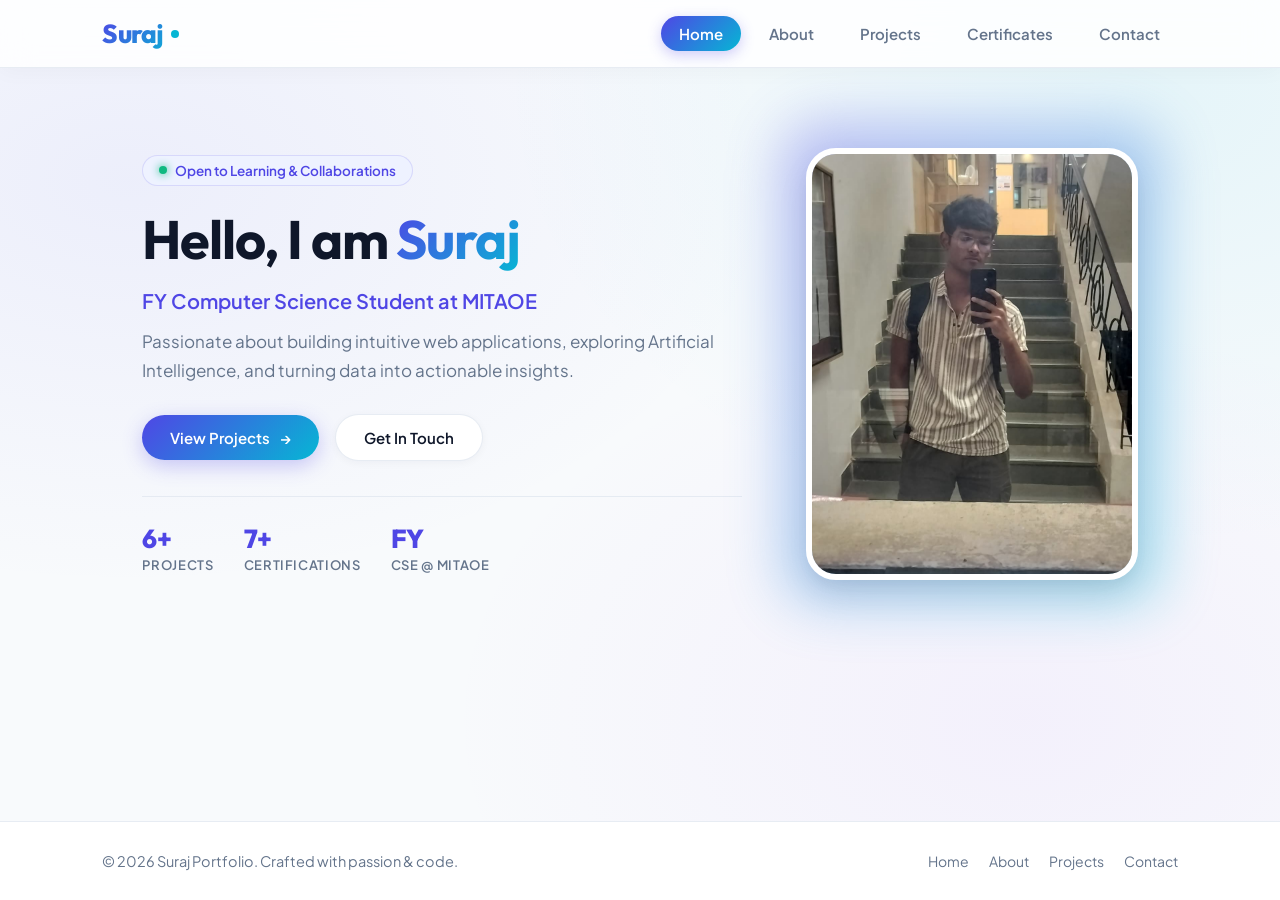
<file: index.html>
<!DOCTYPE html>
<html lang="en">

<head>
  <meta charset="UTF-8">
  <meta name="viewport" content="width=device-width, initial-scale=1.0">
  <title>Suraj | Portfolio</title>
  <link rel="stylesheet" href="style.css">
</head>

<body>

  <header>
    <nav>
      <a href="index.html" class="logo-text">
        Suraj <span class="logo-dot"></span>
      </a>

      <ul>
        <li><a href="index.html" class="active">Home</a></li>
        <li><a href="about.html">About</a></li>
        <li><a href="projects.html">Projects</a></li>
        <li><a href="certificates.html">Certificates</a></li>
        <li><a href="contact.html">Contact</a></li>
      </ul>
    </nav>
  </header>

  <main>
    <section class="hero">
      <div class="hero-text">
        <div class="hero-badge">
          <span class="hero-badge-dot"></span>
          <span>Open to Learning & Collaborations</span>
        </div>

        <h1>Hello, I am <span class="hero-gradient-text">Suraj</span></h1>
        <p class="hero-sub">FY Computer Science Student at MITAOE</p>
        <p class="hero-desc">
          Passionate about building intuitive web applications, exploring Artificial Intelligence, 
          and turning data into actionable insights.
        </p>

        <div class="hero-actions">
          <a href="projects.html" class="btn btn-primary">
            <span>View Projects</span>
            <span class="btn-icon">→</span>
          </a>
          <a href="contact.html" class="btn btn-secondary">
            <span>Get In Touch</span>
          </a>
        </div>

        <div class="hero-stats">
          <div class="stat-item">
            <h4>6+</h4>
            <p>Projects</p>
          </div>
          <div class="stat-item">
            <h4>7+</h4>
            <p>Certifications</p>
          </div>
          <div class="stat-item">
            <h4>FY</h4>
            <p>CSE @ MITAOE</p>
          </div>
        </div>
      </div>

      <div class="hero-img-wrapper">
        <div class="hero-img-backdrop"></div>
        <div class="hero-img">
          <img src="images/profile.jpeg" alt="Suraj Profile Photo">
        </div>
      </div>
    </section>
  </main>

  <footer>
    <div class="footer-content">
      <p>© 2026 Suraj Portfolio. Crafted with passion & code.</p>
      <div class="footer-links">
        <a href="index.html">Home</a>
        <a href="about.html">About</a>
        <a href="projects.html">Projects</a>
        <a href="contact.html">Contact</a>
      </div>
    </div>
  </footer>

</body>
</html>
</file>
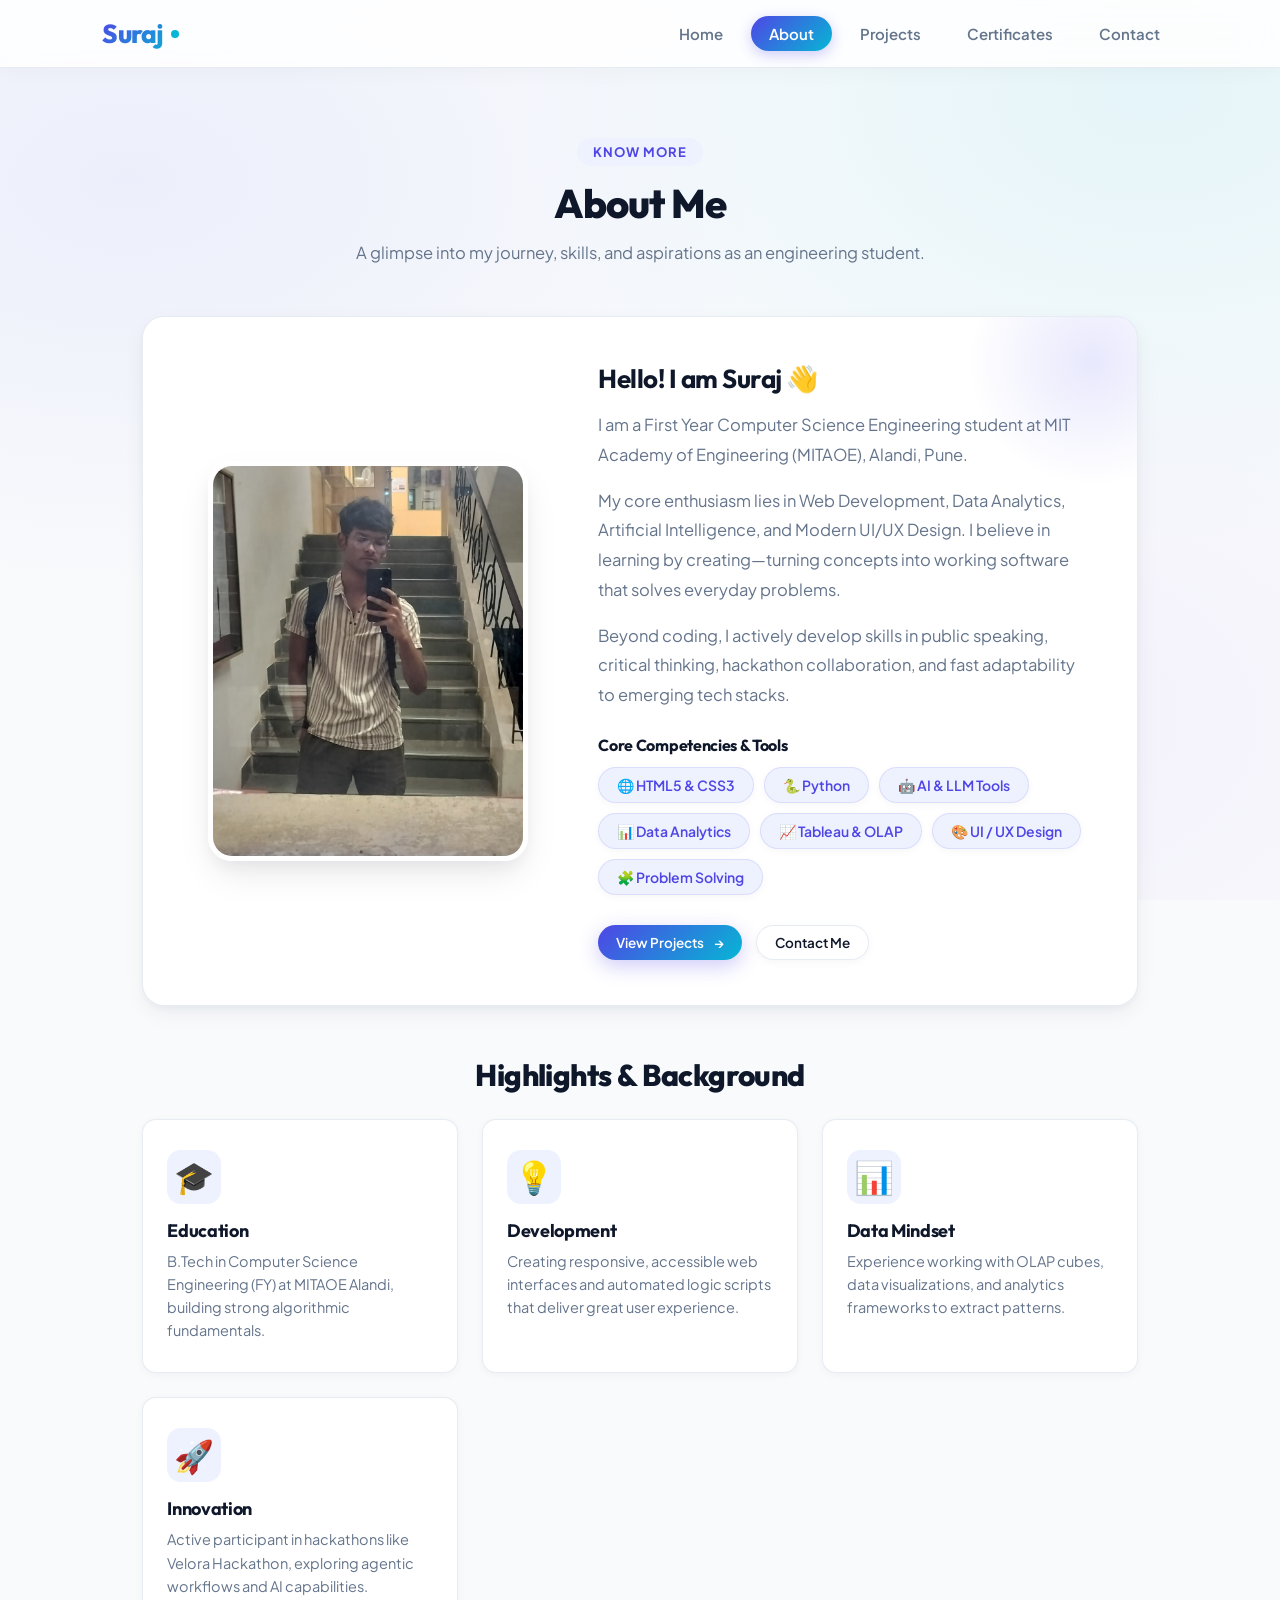
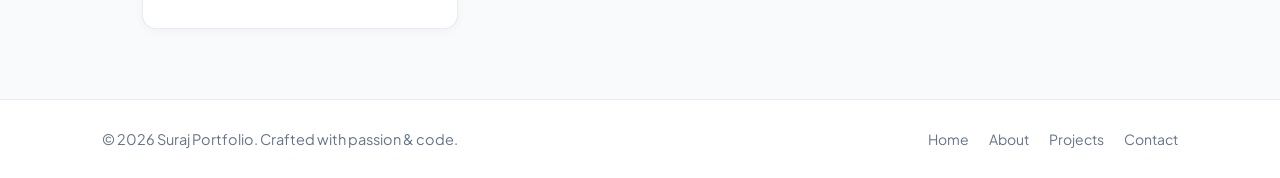
<file: about.html>
<!DOCTYPE html>
<html lang="en">

<head>
  <meta charset="UTF-8">
  <meta name="viewport" content="width=device-width, initial-scale=1.0">
  <title>About Me | Suraj Portfolio</title>
  <link rel="stylesheet" href="style.css">
</head>

<body>

  <header>
    <nav>
      <a href="index.html" class="logo-text">
        Suraj <span class="logo-dot"></span>
      </a>

      <ul>
        <li><a href="index.html">Home</a></li>
        <li><a href="about.html" class="active">About</a></li>
        <li><a href="projects.html">Projects</a></li>
        <li><a href="certificates.html">Certificates</a></li>
        <li><a href="contact.html">Contact</a></li>
      </ul>
    </nav>
  </header>

  <main>
    <section>
      <div class="section-header">
        <span class="section-tag">Know More</span>
        <h2 class="section-title">About Me</h2>
        <p class="section-subtitle">
          A glimpse into my journey, skills, and aspirations as an engineering student.
        </p>
      </div>

      <div class="about-container">
        <div class="about-image">
          <img src="images/profile.jpeg" alt="Suraj Profile">
        </div>

        <div class="about-text">
          <h3>Hello! I am Suraj 👋</h3>
          <p>
            I am a First Year Computer Science Engineering student at MIT Academy of Engineering (MITAOE), Alandi, Pune.
          </p>
          <p>
            My core enthusiasm lies in Web Development, Data Analytics, Artificial Intelligence, and Modern UI/UX Design. I believe in learning by creating—turning concepts into working software that solves everyday problems.
          </p>
          <p>
            Beyond coding, I actively develop skills in public speaking, critical thinking, hackathon collaboration, and fast adaptability to emerging tech stacks.
          </p>

          <h4 class="about-skills-title">Core Competencies & Tools</h4>
          <div class="about-skills">
            <span class="skill-pill">🌐 HTML5 & CSS3</span>
            <span class="skill-pill">🐍 Python</span>
            <span class="skill-pill">🤖 AI & LLM Tools</span>
            <span class="skill-pill">📊 Data Analytics</span>
            <span class="skill-pill">📈 Tableau & OLAP</span>
            <span class="skill-pill">🎨 UI / UX Design</span>
            <span class="skill-pill">🧩 Problem Solving</span>
          </div>

          <div style="margin-top: 30px; display: flex; gap: 14px; flex-wrap: wrap;">
            <a href="projects.html" class="btn btn-primary btn-sm">
              <span>View Projects</span>
              <span class="btn-icon">→</span>
            </a>
            <a href="contact.html" class="btn btn-secondary btn-sm">
              <span>Contact Me</span>
            </a>
          </div>
        </div>
      </div>

      <!-- Highlights / Bio Cards Section -->
      <div class="bio-section">
        <div class="section-header" style="margin-bottom: 25px;">
          <h2 class="section-title" style="font-size: 30px;">Highlights & Background</h2>
        </div>

        <div class="bio-container">
          <div class="bio-card">
            <div class="bio-card-icon">🎓</div>
            <h4>Education</h4>
            <p>B.Tech in Computer Science Engineering (FY) at MITAOE Alandi, building strong algorithmic fundamentals.</p>
          </div>

          <div class="bio-card">
            <div class="bio-card-icon">💡</div>
            <h4>Development</h4>
            <p>Creating responsive, accessible web interfaces and automated logic scripts that deliver great user experience.</p>
          </div>

          <div class="bio-card">
            <div class="bio-card-icon">📊</div>
            <h4>Data Mindset</h4>
            <p>Experience working with OLAP cubes, data visualizations, and analytics frameworks to extract patterns.</p>
          </div>

          <div class="bio-card">
            <div class="bio-card-icon">🚀</div>
            <h4>Innovation</h4>
            <p>Active participant in hackathons like Velora Hackathon, exploring agentic workflows and AI capabilities.</p>
          </div>
        </div>
      </div>
    </section>
  </main>

  <footer>
    <div class="footer-content">
      <p>© 2026 Suraj Portfolio. Crafted with passion & code.</p>
      <div class="footer-links">
        <a href="index.html">Home</a>
        <a href="about.html">About</a>
        <a href="projects.html">Projects</a>
        <a href="contact.html">Contact</a>
      </div>
    </div>
  </footer>

</body>
</html>
</file>
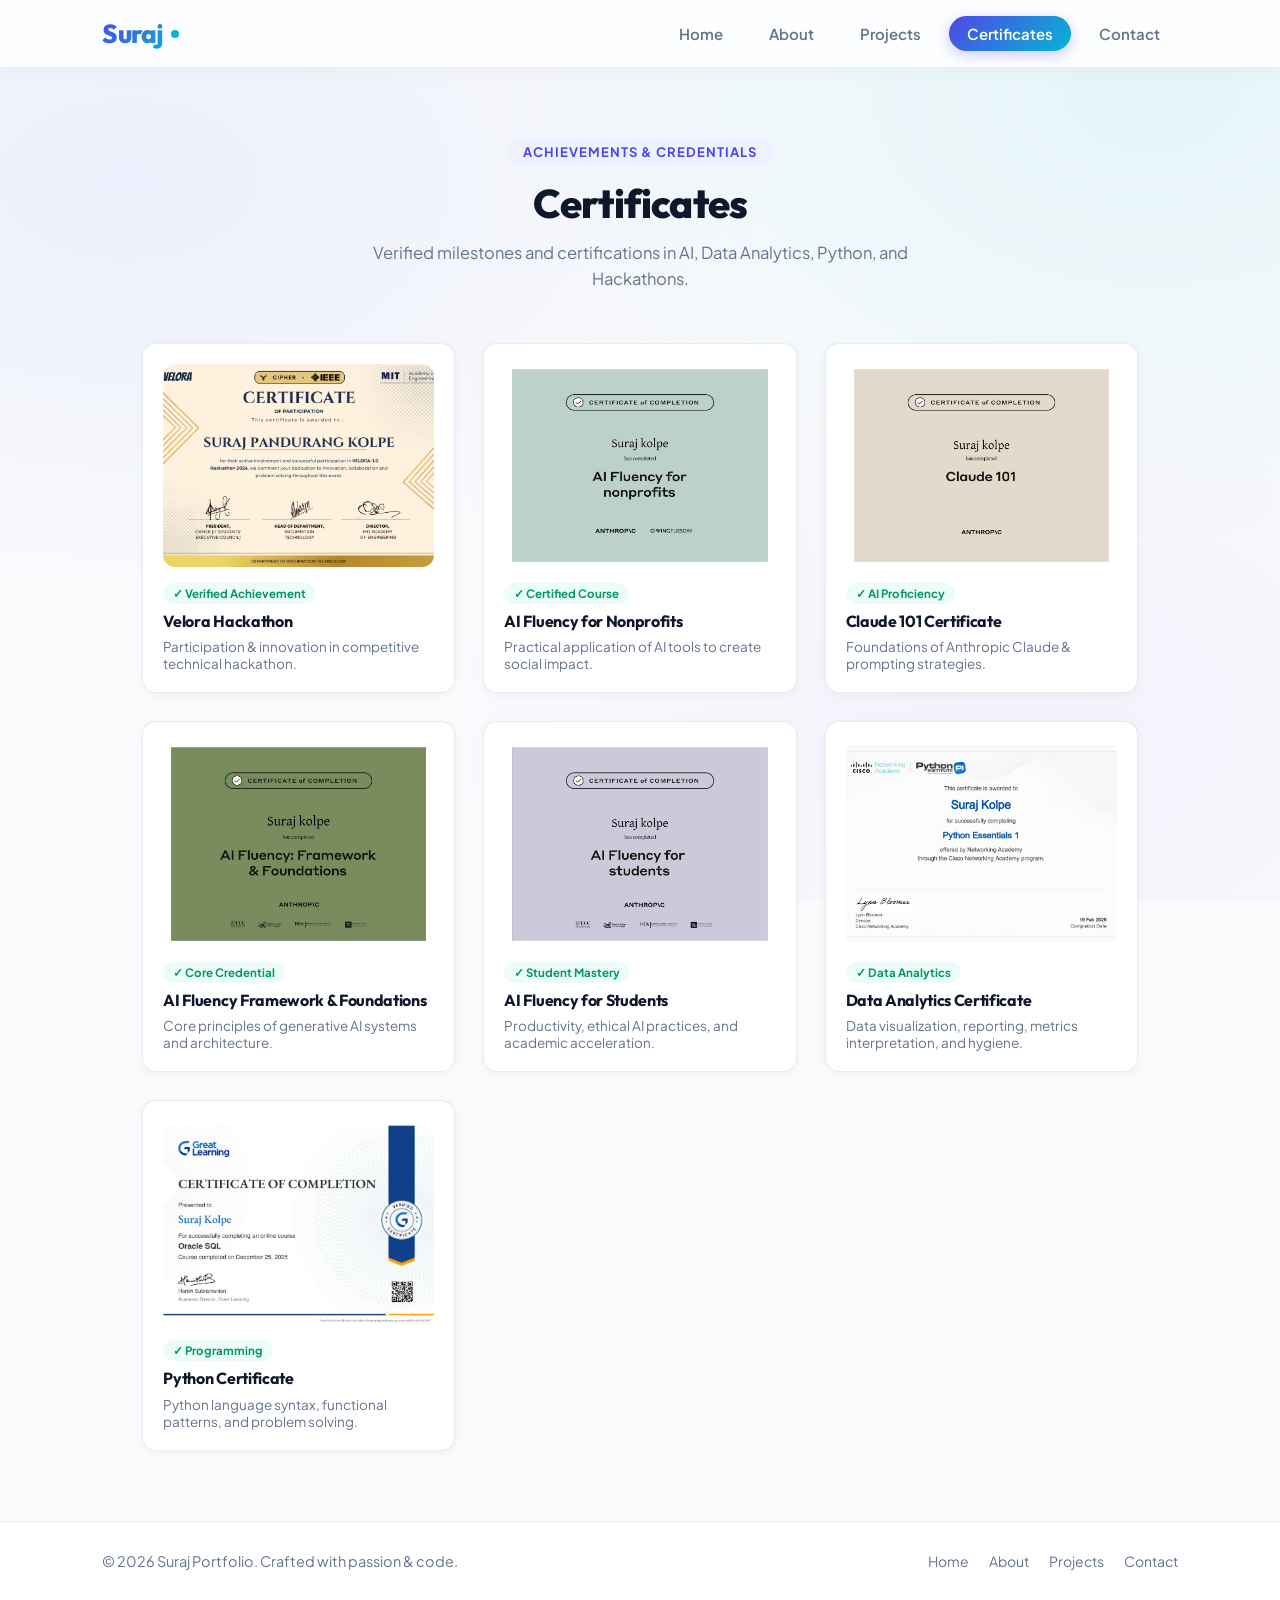
<file: certificates.html>
<!DOCTYPE html>
<html lang="en">

<head>
  <meta charset="UTF-8">
  <meta name="viewport" content="width=device-width, initial-scale=1.0">
  <title>Certificates | Suraj Portfolio</title>
  <link rel="stylesheet" href="style.css">
</head>

<body>

  <header>
    <nav>
      <a href="index.html" class="logo-text">
        Suraj <span class="logo-dot"></span>
      </a>

      <ul>
        <li><a href="index.html">Home</a></li>
        <li><a href="about.html">About</a></li>
        <li><a href="projects.html">Projects</a></li>
        <li><a href="certificates.html" class="active">Certificates</a></li>
        <li><a href="contact.html">Contact</a></li>
      </ul>
    </nav>
  </header>

  <main>
    <section>
      <div class="section-header">
        <span class="section-tag">Achievements & Credentials</span>
        <h2 class="section-title">Certificates</h2>
        <p class="section-subtitle">
          Verified milestones and certifications in AI, Data Analytics, Python, and Hackathons.
        </p>
      </div>

      <div class="certificate-container">

        <!-- Certificate 1 -->
        <div class="certificate-card">
          <div class="cert-img-wrapper">
            <img src="images/cert1.jpg" alt="Velora Hackathon Certificate" loading="lazy">
          </div>
          <div class="cert-info">
            <span class="cert-badge">✓ Verified Achievement</span>
            <h4>Velora Hackathon</h4>
            <p>Participation & innovation in competitive technical hackathon.</p>
          </div>
        </div>

        <!-- Certificate 2 -->
        <div class="certificate-card">
          <div class="cert-img-wrapper">
            <img src="images/cert2.jpg" alt="AI Fluency for Nonprofits Certificate" loading="lazy">
          </div>
          <div class="cert-info">
            <span class="cert-badge">✓ Certified Course</span>
            <h4>AI Fluency for Nonprofits</h4>
            <p>Practical application of AI tools to create social impact.</p>
          </div>
        </div>

        <!-- Certificate 3 -->
        <div class="certificate-card">
          <div class="cert-img-wrapper">
            <img src="images/cert3.jpg" alt="Claude 101 Certificate" loading="lazy">
          </div>
          <div class="cert-info">
            <span class="cert-badge">✓ AI Proficiency</span>
            <h4>Claude 101 Certificate</h4>
            <p>Foundations of Anthropic Claude & prompting strategies.</p>
          </div>
        </div>

        <!-- Certificate 4 -->
        <div class="certificate-card">
          <div class="cert-img-wrapper">
            <img src="images/cert4.jpg" alt="AI Fluency Framework & Foundations" loading="lazy">
          </div>
          <div class="cert-info">
            <span class="cert-badge">✓ Core Credential</span>
            <h4>AI Fluency Framework & Foundations</h4>
            <p>Core principles of generative AI systems and architecture.</p>
          </div>
        </div>

        <!-- Certificate 5 -->
        <div class="certificate-card">
          <div class="cert-img-wrapper">
            <img src="images/cert5.jpg" alt="AI Fluency for Students Certificate" loading="lazy">
          </div>
          <div class="cert-info">
            <span class="cert-badge">✓ Student Mastery</span>
            <h4>AI Fluency for Students</h4>
            <p>Productivity, ethical AI practices, and academic acceleration.</p>
          </div>
        </div>

        <!-- Certificate 6 -->
        <div class="certificate-card">
          <div class="cert-img-wrapper">
            <img src="images/cert6.jpg" alt="Data Analytics Certificate" loading="lazy">
          </div>
          <div class="cert-info">
            <span class="cert-badge">✓ Data Analytics</span>
            <h4>Data Analytics Certificate</h4>
            <p>Data visualization, reporting, metrics interpretation, and hygiene.</p>
          </div>
        </div>

        <!-- Certificate 7 -->
        <div class="certificate-card">
          <div class="cert-img-wrapper">
            <img src="images/cert7.jpg" alt="Python Certificate" loading="lazy">
          </div>
          <div class="cert-info">
            <span class="cert-badge">✓ Programming</span>
            <h4>Python Certificate</h4>
            <p>Python language syntax, functional patterns, and problem solving.</p>
          </div>
        </div>

      </div>
    </section>
  </main>

  <footer>
    <div class="footer-content">
      <p>© 2026 Suraj Portfolio. Crafted with passion & code.</p>
      <div class="footer-links">
        <a href="index.html">Home</a>
        <a href="about.html">About</a>
        <a href="projects.html">Projects</a>
        <a href="contact.html">Contact</a>
      </div>
    </div>
  </footer>

</body>
</html>
</file>
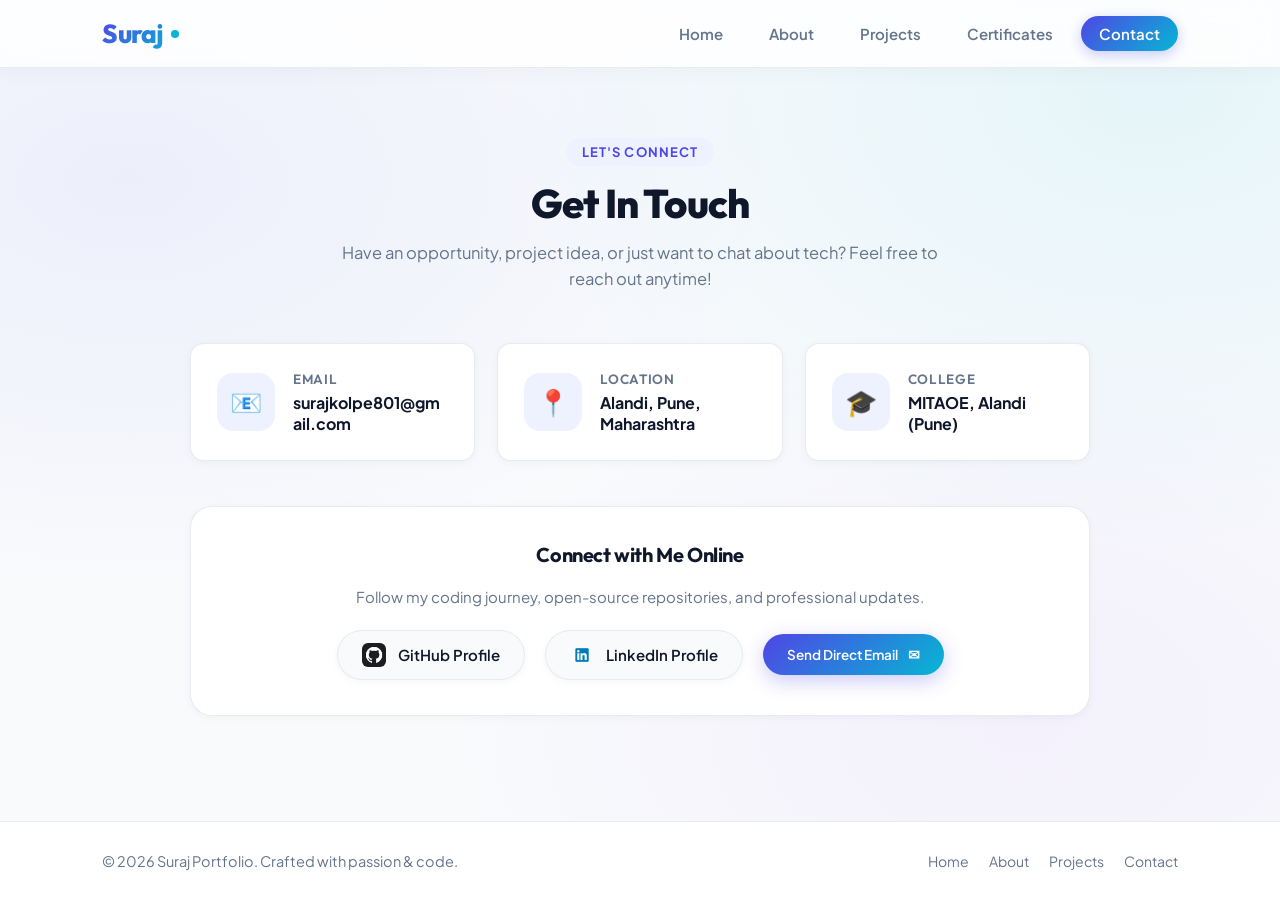
<file: contact.html>
<!DOCTYPE html>
<html lang="en">

<head>
  <meta charset="UTF-8">
  <meta name="viewport" content="width=device-width, initial-scale=1.0">
  <title>Contact | Suraj Portfolio</title>
  <link rel="stylesheet" href="style.css">
</head>

<body>

  <header>
    <nav>
      <a href="index.html" class="logo-text">
        Suraj <span class="logo-dot"></span>
      </a>

      <ul>
        <li><a href="index.html">Home</a></li>
        <li><a href="about.html">About</a></li>
        <li><a href="projects.html">Projects</a></li>
        <li><a href="certificates.html">Certificates</a></li>
        <li><a href="contact.html" class="active">Contact</a></li>
      </ul>
    </nav>
  </header>

  <main>
    <section>
      <div class="section-header">
        <span class="section-tag">Let's Connect</span>
        <h2 class="section-title">Get In Touch</h2>
        <p class="section-subtitle">
          Have an opportunity, project idea, or just want to chat about tech? Feel free to reach out anytime!
        </p>
      </div>

      <div class="contact-wrapper">
        <div class="contact-container">

          <a href="mailto:surajkolpe801@gmail.com" class="contact-card">
            <div class="contact-icon">📧</div>
            <div class="contact-details">
              <h3>Email</h3>
              <p>surajkolpe801@gmail.com</p>
            </div>
          </a>

          <div class="contact-card">
            <div class="contact-icon">📍</div>
            <div class="contact-details">
              <h3>Location</h3>
              <p>Alandi, Pune, Maharashtra</p>
            </div>
          </div>

          <div class="contact-card">
            <div class="contact-icon">🎓</div>
            <div class="contact-details">
              <h3>College</h3>
              <p>MITAOE, Alandi (Pune)</p>
            </div>
          </div>

        </div>

        <!-- Social Media Profiles -->
        <div class="social-section">
          <h3>Connect with Me Online</h3>
          <p style="color: var(--text-muted); margin-bottom: 24px; font-size: 15px;">
            Follow my coding journey, open-source repositories, and professional updates.
          </p>

          <div class="social-container">
            <a href="https://github.com" target="_blank" rel="noopener noreferrer" class="social-btn">
              <img src="images/github.jpg" alt="GitHub">
              <span>GitHub Profile</span>
            </a>

            <a href="https://linkedin.com" target="_blank" rel="noopener noreferrer" class="social-btn">
              <img src="images/linkedin.png" alt="LinkedIn">
              <span>LinkedIn Profile</span>
            </a>

            <a href="mailto:surajkolpe801@gmail.com" class="btn btn-primary btn-sm" style="padding: 12px 24px;">
              <span>Send Direct Email</span>
              <span class="btn-icon">✉</span>
            </a>
          </div>
        </div>

      </div>
    </section>
  </main>

  <footer>
    <div class="footer-content">
      <p>© 2026 Suraj Portfolio. Crafted with passion & code.</p>
      <div class="footer-links">
        <a href="index.html">Home</a>
        <a href="about.html">About</a>
        <a href="projects.html">Projects</a>
        <a href="contact.html">Contact</a>
      </div>
    </div>
  </footer>

</body>
</html>
</file>
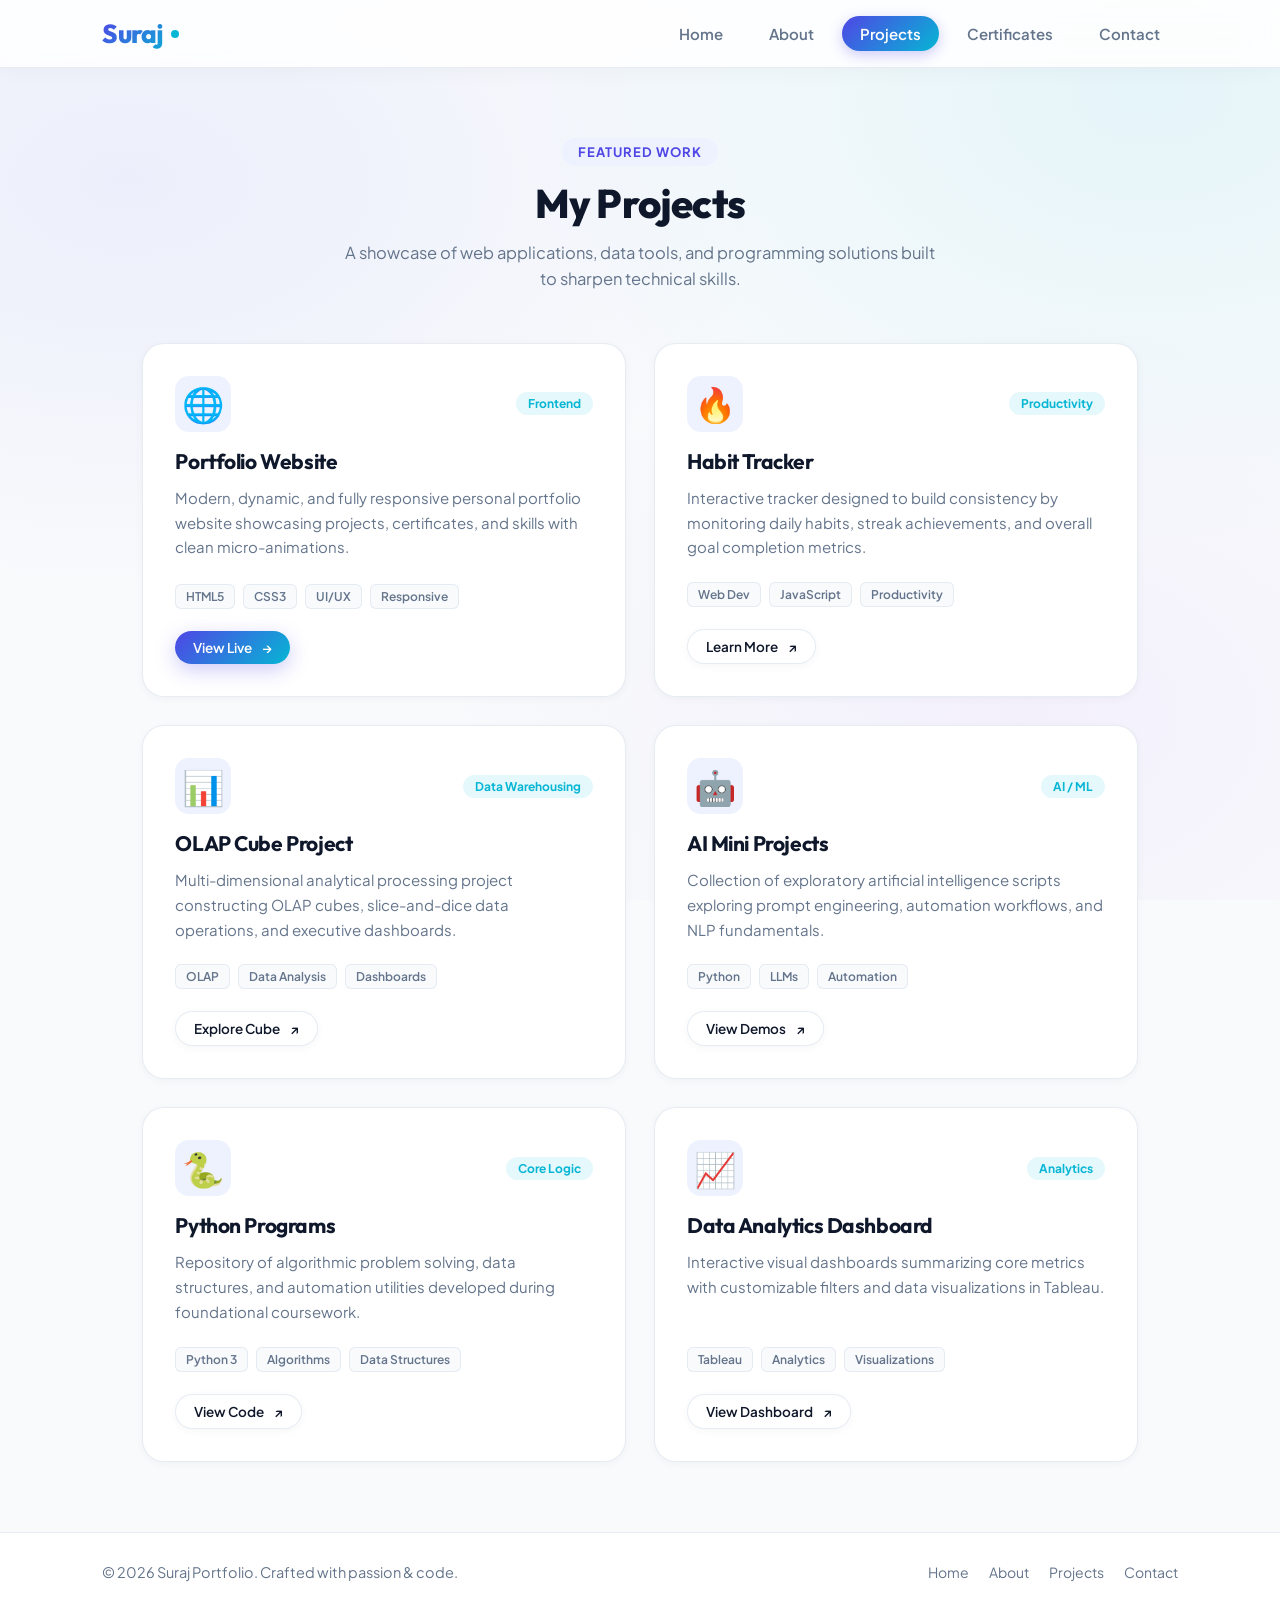
<file: projects.html>
<!DOCTYPE html>
<html lang="en">

<head>
  <meta charset="UTF-8">
  <meta name="viewport" content="width=device-width, initial-scale=1.0">
  <title>Projects | Suraj Portfolio</title>
  <link rel="stylesheet" href="style.css">
</head>

<body>

  <header>
    <nav>
      <a href="index.html" class="logo-text">
        Suraj <span class="logo-dot"></span>
      </a>

      <ul>
        <li><a href="index.html">Home</a></li>
        <li><a href="about.html">About</a></li>
        <li><a href="projects.html" class="active">Projects</a></li>
        <li><a href="certificates.html">Certificates</a></li>
        <li><a href="contact.html">Contact</a></li>
      </ul>
    </nav>
  </header>

  <main>
    <section>
      <div class="section-header">
        <span class="section-tag">Featured Work</span>
        <h2 class="section-title">My Projects</h2>
        <p class="section-subtitle">
          A showcase of web applications, data tools, and programming solutions built to sharpen technical skills.
        </p>
      </div>

      <div class="projects-container">

        <!-- Project 1 -->
        <div class="project-card">
          <div class="project-header">
            <div class="project-icon">🌐</div>
            <span class="project-badge">Frontend</span>
          </div>
          <h3>Portfolio Website</h3>
          <p>
            Modern, dynamic, and fully responsive personal portfolio website showcasing projects, certificates, and skills with clean micro-animations.
          </p>
          <div class="project-tags">
            <span>HTML5</span>
            <span>CSS3</span>
            <span>UI/UX</span>
            <span>Responsive</span>
          </div>
          <div class="project-footer">
            <a href="index.html" class="btn btn-primary btn-sm">
              <span>View Live</span>
              <span class="btn-icon">→</span>
            </a>
          </div>
        </div>

        <!-- Project 2 -->
        <div class="project-card">
          <div class="project-header">
            <div class="project-icon">🔥</div>
            <span class="project-badge">Productivity</span>
          </div>
          <h3>Habit Tracker</h3>
          <p>
            Interactive tracker designed to build consistency by monitoring daily habits, streak achievements, and overall goal completion metrics.
          </p>
          <div class="project-tags">
            <span>Web Dev</span>
            <span>JavaScript</span>
            <span>Productivity</span>
          </div>
          <div class="project-footer">
            <a href="#projects" class="btn btn-secondary btn-sm">
              <span>Learn More</span>
              <span class="btn-icon">↗</span>
            </a>
          </div>
        </div>

        <!-- Project 3 -->
        <div class="project-card">
          <div class="project-header">
            <div class="project-icon">📊</div>
            <span class="project-badge">Data Warehousing</span>
          </div>
          <h3>OLAP Cube Project</h3>
          <p>
            Multi-dimensional analytical processing project constructing OLAP cubes, slice-and-dice data operations, and executive dashboards.
          </p>
          <div class="project-tags">
            <span>OLAP</span>
            <span>Data Analysis</span>
            <span>Dashboards</span>
          </div>
          <div class="project-footer">
            <a href="#projects" class="btn btn-secondary btn-sm">
              <span>Explore Cube</span>
              <span class="btn-icon">↗</span>
            </a>
          </div>
        </div>

        <!-- Project 4 -->
        <div class="project-card">
          <div class="project-header">
            <div class="project-icon">🤖</div>
            <span class="project-badge">AI / ML</span>
          </div>
          <h3>AI Mini Projects</h3>
          <p>
            Collection of exploratory artificial intelligence scripts exploring prompt engineering, automation workflows, and NLP fundamentals.
          </p>
          <div class="project-tags">
            <span>Python</span>
            <span>LLMs</span>
            <span>Automation</span>
          </div>
          <div class="project-footer">
            <a href="#projects" class="btn btn-secondary btn-sm">
              <span>View Demos</span>
              <span class="btn-icon">↗</span>
            </a>
          </div>
        </div>

        <!-- Project 5 -->
        <div class="project-card">
          <div class="project-header">
            <div class="project-icon">🐍</div>
            <span class="project-badge">Core Logic</span>
          </div>
          <h3>Python Programs</h3>
          <p>
            Repository of algorithmic problem solving, data structures, and automation utilities developed during foundational coursework.
          </p>
          <div class="project-tags">
            <span>Python 3</span>
            <span>Algorithms</span>
            <span>Data Structures</span>
          </div>
          <div class="project-footer">
            <a href="#projects" class="btn btn-secondary btn-sm">
              <span>View Code</span>
              <span class="btn-icon">↗</span>
            </a>
          </div>
        </div>

        <!-- Project 6 -->
        <div class="project-card">
          <div class="project-header">
            <div class="project-icon">📈</div>
            <span class="project-badge">Analytics</span>
          </div>
          <h3>Data Analytics Dashboard</h3>
          <p>
            Interactive visual dashboards summarizing core metrics with customizable filters and data visualizations in Tableau.
          </p>
          <div class="project-tags">
            <span>Tableau</span>
            <span>Analytics</span>
            <span>Visualizations</span>
          </div>
          <div class="project-footer">
            <a href="#projects" class="btn btn-secondary btn-sm">
              <span>View Dashboard</span>
              <span class="btn-icon">↗</span>
            </a>
          </div>
        </div>

      </div>
    </section>
  </main>

  <footer>
    <div class="footer-content">
      <p>© 2026 Suraj Portfolio. Crafted with passion & code.</p>
      <div class="footer-links">
        <a href="index.html">Home</a>
        <a href="about.html">About</a>
        <a href="projects.html">Projects</a>
        <a href="contact.html">Contact</a>
      </div>
    </div>
  </footer>

</body>
</html>
</file>
<file: style.css>
@import url('https://fonts.googleapis.com/css2?family=Plus+Jakarta+Sans:wght@300;400;500;600;700;800&family=Outfit:wght@400;500;600;700;800&display=swap');

:root {
  --primary: #4f46e5;
  --primary-hover: #4338ca;
  --primary-light: #eef2ff;
  --primary-glow: rgba(79, 70, 229, 0.28);
  
  --secondary: #06b6d4;
  --secondary-hover: #0891b2;
  --secondary-glow: rgba(6, 182, 212, 0.25);

  --accent-purple: #8b5cf6;
  --accent-pink: #ec4899;

  --gradient-primary: linear-gradient(135deg, #4f46e5 0%, #06b6d4 100%);
  --gradient-secondary: linear-gradient(135deg, #6366f1 0%, #a855f7 100%);
  --gradient-card: linear-gradient(180deg, rgba(255, 255, 255, 0.95) 0%, rgba(248, 250, 252, 0.9) 100%);
  --gradient-glow: radial-gradient(circle at 50% 50%, rgba(99, 102, 241, 0.15) 0%, transparent 70%);

  --bg-main: #f8fafc;
  --bg-card: #ffffff;
  --bg-glass: rgba(255, 255, 255, 0.85);

  --text-main: #0f172a;
  --text-muted: #64748b;
  --text-light: #94a3b8;

  --border-light: rgba(226, 232, 240, 0.8);
  --border-focus: rgba(99, 102, 241, 0.4);

  --shadow-sm: 0 2px 8px rgba(15, 23, 42, 0.04);
  --shadow-md: 0 8px 24px -4px rgba(15, 23, 42, 0.07), 0 4px 8px -2px rgba(15, 23, 42, 0.04);
  --shadow-lg: 0 16px 36px -6px rgba(15, 23, 42, 0.1), 0 8px 16px -4px rgba(15, 23, 42, 0.05);
  --shadow-hover: 0 20px 40px -8px rgba(79, 70, 229, 0.18), 0 8px 16px -4px rgba(15, 23, 42, 0.06);

  --radius-sm: 8px;
  --radius-md: 14px;
  --radius-lg: 22px;
  --radius-full: 9999px;

  --transition-fast: 0.2s cubic-bezier(0.4, 0, 0.2, 1);
  --transition-normal: 0.35s cubic-bezier(0.4, 0, 0.2, 1);
  --transition-bounce: 0.4s cubic-bezier(0.34, 1.56, 0.64, 1);
}

/* BASE RESETS */
* {
  margin: 0;
  padding: 0;
  box-sizing: border-box;
}

html {
  scroll-behavior: smooth;
}

body {
  background-color: var(--bg-main);
  background-image: 
    radial-gradient(at 10% 20%, rgba(99, 102, 241, 0.08) 0px, transparent 40%),
    radial-gradient(at 90% 10%, rgba(6, 182, 212, 0.08) 0px, transparent 40%),
    radial-gradient(at 80% 80%, rgba(168, 85, 247, 0.06) 0px, transparent 40%);
  background-attachment: fixed;
  color: var(--text-main);
  font-family: 'Plus Jakarta Sans', -apple-system, BlinkMacSystemFont, 'Segoe UI', Roboto, sans-serif;
  min-height: 100vh;
  display: flex;
  flex-direction: column;
  overflow-x: hidden;
  -webkit-font-smoothing: antialiased;
}

/* TYPOGRAPHY */
h1, h2, h3, h4 {
  font-family: 'Outfit', sans-serif;
  color: var(--text-main);
  font-weight: 700;
  letter-spacing: -0.02em;
}

/* NAVBAR */
header {
  background: var(--bg-glass);
  backdrop-filter: blur(16px);
  -webkit-backdrop-filter: blur(16px);
  padding: 16px 8%;
  position: sticky;
  top: 0;
  z-index: 1000;
  border-bottom: 1px solid var(--border-light);
  box-shadow: 0 4px 20px rgba(15, 23, 42, 0.03);
  transition: var(--transition-normal);
}

nav {
  display: flex;
  justify-content: space-between;
  align-items: center;
  max-width: 1200px;
  margin: 0 auto;
}

.logo-text {
  font-family: 'Outfit', sans-serif;
  font-size: 26px;
  font-weight: 800;
  background: var(--gradient-primary);
  -webkit-background-clip: text;
  background-clip: text;
  -webkit-text-fill-color: transparent;
  display: flex;
  align-items: center;
  gap: 8px;
  text-decoration: none;
  letter-spacing: -0.03em;
  transition: var(--transition-fast);
}

.logo-text:hover {
  transform: scale(1.03);
}

.logo-dot {
  width: 8px;
  height: 8px;
  background: var(--secondary);
  border-radius: 50%;
  display: inline-block;
  animation: pulseGlow 2s infinite ease-in-out;
}

nav ul {
  display: flex;
  list-style: none;
  gap: 10px;
  align-items: center;
}

nav ul li a {
  text-decoration: none;
  color: var(--text-muted);
  font-weight: 600;
  font-size: 15px;
  padding: 8px 18px;
  border-radius: var(--radius-full);
  position: relative;
  transition: var(--transition-fast);
  display: inline-block;
}

nav ul li a:hover {
  color: var(--primary);
  background: var(--primary-light);
  transform: translateY(-1px);
}

nav ul li a.active {
  color: #ffffff;
  background: var(--gradient-primary);
  box-shadow: 0 4px 14px var(--primary-glow);
}

/* BUTTONS */
.btn {
  display: inline-flex;
  align-items: center;
  justify-content: center;
  gap: 10px;
  padding: 13px 28px;
  font-size: 15px;
  font-weight: 600;
  border-radius: var(--radius-full);
  border: none;
  cursor: pointer;
  text-decoration: none;
  transition: all 0.3s cubic-bezier(0.4, 0, 0.2, 1);
  position: relative;
  overflow: hidden;
  box-shadow: var(--shadow-sm);
  font-family: 'Plus Jakarta Sans', sans-serif;
}

.btn-primary {
  background: var(--gradient-primary);
  color: white;
  box-shadow: 0 6px 20px var(--primary-glow);
}

.btn-primary:hover {
  transform: translateY(-3px) scale(1.02);
  box-shadow: 0 10px 25px rgba(79, 70, 229, 0.4);
}

.btn-primary:active {
  transform: translateY(-1px) scale(0.99);
}

/* Shine overlay effect */
.btn-primary::after {
  content: '';
  position: absolute;
  top: 0;
  left: -100%;
  width: 50%;
  height: 100%;
  background: linear-gradient(90deg, transparent, rgba(255, 255, 255, 0.35), transparent);
  transform: skewX(-20deg);
  transition: 0.6s;
}

.btn-primary:hover::after {
  left: 140%;
}

.btn-secondary {
  background: #ffffff;
  color: var(--text-main);
  border: 1.5px solid var(--border-light);
  box-shadow: var(--shadow-sm);
}

.btn-secondary:hover {
  border-color: var(--primary);
  color: var(--primary);
  background: var(--primary-light);
  transform: translateY(-3px);
  box-shadow: var(--shadow-md);
}

.btn-sm {
  padding: 8px 18px;
  font-size: 13.5px;
  border-radius: var(--radius-full);
}

.btn-outline {
  background: transparent;
  color: var(--primary);
  border: 1.5px solid var(--primary);
}

.btn-outline:hover {
  background: var(--primary);
  color: white;
  transform: translateY(-2px);
  box-shadow: 0 6px 18px var(--primary-glow);
}

.btn-icon {
  display: inline-flex;
  transition: transform var(--transition-fast);
}

.btn:hover .btn-icon {
  transform: translateX(4px);
}

/* HERO SECTION */
.hero {
  display: flex;
  justify-content: space-between;
  align-items: center;
  padding: 80px 8%;
  gap: 60px;
  max-width: 1200px;
  margin: 0 auto;
  flex: 1;
}

.hero-text {
  flex: 1;
  max-width: 600px;
  animation: fadeInLeft 0.8s ease-out;
}

.hero-badge {
  display: inline-flex;
  align-items: center;
  gap: 8px;
  padding: 6px 16px;
  background: var(--primary-light);
  color: var(--primary);
  border: 1px solid rgba(79, 70, 229, 0.15);
  border-radius: var(--radius-full);
  font-size: 13.5px;
  font-weight: 600;
  margin-bottom: 22px;
  animation: pulseGlow 3s infinite ease-in-out;
}

.hero-badge-dot {
  width: 8px;
  height: 8px;
  background: #10b981;
  border-radius: 50%;
  box-shadow: 0 0 8px #10b981;
}

.hero-text h1 {
  font-size: 54px;
  line-height: 1.15;
  margin-bottom: 18px;
  color: var(--text-main);
}

.hero-gradient-text {
  background: var(--gradient-primary);
  -webkit-background-clip: text;
  background-clip: text;
  -webkit-text-fill-color: transparent;
}

.hero-sub {
  font-size: 20px;
  font-weight: 600;
  color: var(--primary);
  margin-bottom: 14px;
}

.hero-desc {
  font-size: 17px;
  line-height: 1.7;
  color: var(--text-muted);
  margin-bottom: 30px;
}

.hero-actions {
  display: flex;
  gap: 16px;
  flex-wrap: wrap;
  align-items: center;
  margin-bottom: 35px;
}

.hero-stats {
  display: flex;
  gap: 30px;
  padding-top: 25px;
  border-top: 1px solid var(--border-light);
}

.stat-item h4 {
  font-size: 26px;
  color: var(--primary);
  font-weight: 800;
  margin-bottom: 2px;
}

.stat-item p {
  font-size: 13px;
  color: var(--text-muted);
  font-weight: 600;
  text-transform: uppercase;
  letter-spacing: 0.05em;
}

/* HERO IMAGE */
.hero-img-wrapper {
  position: relative;
  display: flex;
  justify-content: center;
  align-items: center;
  animation: fadeInRight 0.8s ease-out;
}

.hero-img-backdrop {
  position: absolute;
  width: 380px;
  height: 480px;
  background: var(--gradient-primary);
  border-radius: 36px;
  filter: blur(28px);
  opacity: 0.35;
  z-index: 1;
  animation: floatBackdrop 6s infinite ease-in-out;
}

.hero-img {
  position: relative;
  z-index: 2;
  border-radius: 30px;
  overflow: hidden;
  box-shadow: var(--shadow-lg);
  border: 6px solid #ffffff;
  transition: var(--transition-bounce);
  animation: floatCard 5s infinite ease-in-out;
}

.hero-img img {
  width: 320px;
  height: 420px;
  object-fit: cover;
  display: block;
  transition: transform 0.6s cubic-bezier(0.4, 0, 0.2, 1);
}

.hero-img:hover {
  transform: translateY(-8px) rotate(1deg) scale(1.02);
  box-shadow: var(--shadow-hover);
}

.hero-img:hover img {
  transform: scale(1.05);
}

/* SECTIONS COMMON */
section {
  padding: 70px 8%;
  max-width: 1200px;
  margin: 0 auto;
  width: 100%;
}

.section-header {
  text-align: center;
  margin-bottom: 50px;
  animation: fadeInUp 0.7s ease-out;
}

.section-tag {
  display: inline-block;
  font-size: 13px;
  font-weight: 700;
  letter-spacing: 0.08em;
  text-transform: uppercase;
  color: var(--primary);
  background: var(--primary-light);
  padding: 6px 16px;
  border-radius: var(--radius-full);
  margin-bottom: 12px;
}

.section-title {
  font-size: 40px;
  font-weight: 800;
  color: var(--text-main);
  margin-bottom: 12px;
  position: relative;
}

.section-subtitle {
  font-size: 16.5px;
  color: var(--text-muted);
  max-width: 600px;
  margin: 0 auto;
  line-height: 1.6;
}

/* ABOUT PAGE */
.about-container {
  display: grid;
  grid-template-columns: 360px 1fr;
  gap: 50px;
  align-items: center;
  background: var(--bg-card);
  padding: 45px;
  border-radius: var(--radius-lg);
  border: 1px solid var(--border-light);
  box-shadow: var(--shadow-md);
  position: relative;
  overflow: hidden;
  animation: fadeInUp 0.8s ease-out;
}

.about-container::before {
  content: '';
  position: absolute;
  top: -80px;
  right: -80px;
  width: 250px;
  height: 250px;
  background: var(--gradient-glow);
  border-radius: 50%;
  pointer-events: none;
}

.about-image {
  position: relative;
  display: flex;
  justify-content: center;
}

.about-image img {
  width: 320px;
  height: 400px;
  object-fit: cover;
  border-radius: 24px;
  border: 5px solid white;
  box-shadow: var(--shadow-lg);
  transition: var(--transition-bounce);
}

.about-image img:hover {
  transform: scale(1.03) rotate(-1deg);
  box-shadow: var(--shadow-hover);
}

.about-text {
  text-align: left;
}

.about-text h3 {
  font-size: 26px;
  margin-bottom: 15px;
  color: var(--text-main);
}

.about-text p {
  font-size: 16.5px;
  line-height: 1.8;
  color: var(--text-muted);
  margin-bottom: 16px;
}

.about-skills-title {
  font-size: 16px;
  font-weight: 700;
  color: var(--text-main);
  margin-top: 25px;
  margin-bottom: 12px;
}

.about-skills {
  display: flex;
  gap: 10px;
  flex-wrap: wrap;
}

.skill-pill {
  background: var(--primary-light);
  color: var(--primary);
  border: 1px solid rgba(79, 70, 229, 0.12);
  padding: 8px 18px;
  border-radius: var(--radius-full);
  font-weight: 600;
  font-size: 14px;
  display: inline-flex;
  align-items: center;
  gap: 6px;
  box-shadow: var(--shadow-sm);
  transition: var(--transition-fast);
}

.skill-pill:hover {
  transform: translateY(-3px);
  background: var(--primary);
  color: white;
  box-shadow: 0 6px 16px var(--primary-glow);
}

/* BIO CARDS GRID */
.bio-section {
  margin-top: 50px;
}

.bio-container {
  display: grid;
  grid-template-columns: repeat(auto-fit, minmax(240px, 1fr));
  gap: 24px;
  margin-top: 25px;
}

.bio-card {
  background: var(--bg-card);
  padding: 30px 24px;
  border-radius: var(--radius-md);
  border: 1px solid var(--border-light);
  box-shadow: var(--shadow-sm);
  text-align: left;
  transition: all 0.35s cubic-bezier(0.4, 0, 0.2, 1);
  position: relative;
  overflow: hidden;
}

.bio-card::before {
  content: '';
  position: absolute;
  top: 0;
  left: 0;
  right: 0;
  height: 4px;
  background: var(--gradient-primary);
  opacity: 0;
  transition: var(--transition-fast);
}

.bio-card:hover {
  transform: translateY(-8px);
  box-shadow: var(--shadow-hover);
  border-color: rgba(79, 70, 229, 0.25);
}

.bio-card:hover::before {
  opacity: 1;
}

.bio-card-icon {
  font-size: 32px;
  margin-bottom: 15px;
  display: inline-block;
  background: var(--primary-light);
  width: 54px;
  height: 54px;
  display: flex;
  align-items: center;
  justify-content: center;
  border-radius: 14px;
}

.bio-card h4 {
  font-size: 18px;
  margin-bottom: 8px;
  color: var(--text-main);
}

.bio-card p {
  font-size: 14.5px;
  color: var(--text-muted);
  line-height: 1.6;
}

/* PROJECTS GRID */
.projects-container {
  display: grid;
  grid-template-columns: repeat(auto-fit, minmax(330px, 1fr));
  gap: 28px;
  margin-top: 30px;
}

.project-card {
  background: var(--bg-card);
  padding: 32px;
  border-radius: var(--radius-lg);
  border: 1px solid var(--border-light);
  box-shadow: var(--shadow-sm);
  transition: all 0.35s cubic-bezier(0.4, 0, 0.2, 1);
  text-align: left;
  display: flex;
  flex-direction: column;
  position: relative;
  overflow: hidden;
}

.project-card::after {
  content: '';
  position: absolute;
  top: 0;
  left: 0;
  right: 0;
  height: 4px;
  background: var(--gradient-primary);
  opacity: 0;
  transition: var(--transition-fast);
}

.project-card:hover {
  transform: translateY(-8px);
  box-shadow: var(--shadow-hover);
  border-color: rgba(79, 70, 229, 0.25);
}

.project-card:hover::after {
  opacity: 1;
}

.project-header {
  display: flex;
  align-items: center;
  justify-content: space-between;
  margin-bottom: 16px;
}

.project-icon {
  font-size: 34px;
  background: var(--primary-light);
  width: 56px;
  height: 56px;
  display: flex;
  align-items: center;
  justify-content: center;
  border-radius: 14px;
}

.project-badge {
  font-size: 12px;
  font-weight: 700;
  color: var(--secondary);
  background: rgba(6, 182, 212, 0.1);
  padding: 4px 12px;
  border-radius: var(--radius-full);
}

.project-card h3 {
  font-size: 21px;
  margin-bottom: 12px;
  color: var(--text-main);
  transition: color var(--transition-fast);
}

.project-card:hover h3 {
  color: var(--primary);
}

.project-card p {
  font-size: 15px;
  line-height: 1.65;
  color: var(--text-muted);
  margin-bottom: 22px;
  flex: 1;
}

.project-tags {
  display: flex;
  gap: 8px;
  flex-wrap: wrap;
  margin-bottom: 22px;
}

.project-tags span {
  font-size: 12px;
  font-weight: 600;
  color: var(--text-muted);
  background: var(--bg-main);
  padding: 4px 10px;
  border-radius: 6px;
  border: 1px solid var(--border-light);
}

.project-footer {
  margin-top: auto;
  display: flex;
  gap: 10px;
}

/* CERTIFICATES */
.certificate-container {
  display: grid;
  grid-template-columns: repeat(auto-fit, minmax(280px, 1fr));
  gap: 28px;
  margin-top: 30px;
}

.certificate-card {
  background: var(--bg-card);
  padding: 20px;
  border-radius: var(--radius-md);
  border: 1px solid var(--border-light);
  box-shadow: var(--shadow-sm);
  transition: all 0.35s cubic-bezier(0.4, 0, 0.2, 1);
  display: flex;
  flex-direction: column;
  position: relative;
  overflow: hidden;
  text-align: left;
}

.certificate-card:hover {
  transform: translateY(-8px);
  box-shadow: var(--shadow-hover);
  border-color: rgba(79, 70, 229, 0.25);
}

.cert-img-wrapper {
  position: relative;
  border-radius: 12px;
  overflow: hidden;
  background: #f1f5f9;
  aspect-ratio: 4 / 3;
}

.certificate-card img {
  width: 100%;
  height: 100%;
  object-fit: cover;
  display: block;
  transition: transform 0.4s ease;
}

.certificate-card:hover img {
  transform: scale(1.06);
}

.cert-info {
  padding-top: 16px;
  display: flex;
  flex-direction: column;
  gap: 6px;
  flex: 1;
}

.cert-badge {
  display: inline-flex;
  align-items: center;
  gap: 4px;
  font-size: 11.5px;
  font-weight: 700;
  color: #059669;
  background: #ecfdf5;
  padding: 3px 10px;
  border-radius: var(--radius-full);
  align-self: flex-start;
}

.certificate-card h4 {
  font-size: 16px;
  font-weight: 700;
  color: var(--text-main);
  line-height: 1.4;
}

.certificate-card p {
  font-size: 13.5px;
  color: var(--text-muted);
}

/* CONTACT */
.contact-wrapper {
  max-width: 900px;
  margin: 0 auto;
}

.contact-container {
  display: grid;
  grid-template-columns: repeat(auto-fit, minmax(260px, 1fr));
  gap: 22px;
  margin-bottom: 45px;
}

.contact-card {
  background: var(--bg-card);
  padding: 26px;
  border-radius: var(--radius-md);
  border: 1px solid var(--border-light);
  box-shadow: var(--shadow-sm);
  display: flex;
  align-items: center;
  gap: 18px;
  text-align: left;
  transition: all 0.3s cubic-bezier(0.4, 0, 0.2, 1);
  text-decoration: none;
  color: inherit;
}

.contact-card:hover {
  transform: translateY(-6px);
  box-shadow: var(--shadow-hover);
  border-color: rgba(79, 70, 229, 0.3);
}

.contact-icon {
  width: 58px;
  height: 58px;
  background: var(--primary-light);
  border-radius: 16px;
  display: flex;
  justify-content: center;
  align-items: center;
  font-size: 26px;
  flex-shrink: 0;
  transition: transform var(--transition-fast);
}

.contact-card:hover .contact-icon {
  transform: scale(1.1) rotate(5deg);
  background: var(--primary);
  color: white;
}

.contact-details h3 {
  font-size: 13.5px;
  font-weight: 600;
  text-transform: uppercase;
  letter-spacing: 0.05em;
  color: var(--text-muted);
  margin-bottom: 4px;
}

.contact-details p {
  font-size: 16px;
  font-weight: 700;
  color: var(--text-main);
  word-break: break-word;
}

/* SOCIAL SECTION */
.social-section {
  text-align: center;
  background: var(--bg-card);
  padding: 35px;
  border-radius: var(--radius-lg);
  border: 1px solid var(--border-light);
  box-shadow: var(--shadow-sm);
}

.social-section h3 {
  font-size: 20px;
  margin-bottom: 20px;
  color: var(--text-main);
}

.social-container {
  display: flex;
  justify-content: center;
  align-items: center;
  gap: 20px;
  flex-wrap: wrap;
}

.social-btn {
  display: inline-flex;
  align-items: center;
  gap: 12px;
  padding: 12px 24px;
  background: var(--bg-main);
  border: 1.5px solid var(--border-light);
  border-radius: var(--radius-full);
  text-decoration: none;
  color: var(--text-main);
  font-weight: 600;
  font-size: 15px;
  transition: all 0.3s cubic-bezier(0.4, 0, 0.2, 1);
  box-shadow: var(--shadow-sm);
}

.social-btn img {
  width: 24px;
  height: 24px;
  border-radius: 6px;
  object-fit: contain;
}

.social-btn:hover {
  transform: translateY(-4px) scale(1.02);
  border-color: var(--primary);
  background: white;
  color: var(--primary);
  box-shadow: var(--shadow-md);
}

/* FOOTER */
footer {
  background: var(--bg-card);
  text-align: center;
  padding: 30px 8%;
  margin-top: auto;
  border-top: 1px solid var(--border-light);
}

.footer-content {
  max-width: 1200px;
  margin: 0 auto;
  display: flex;
  justify-content: space-between;
  align-items: center;
  flex-wrap: wrap;
  gap: 15px;
}

footer p {
  color: var(--text-muted);
  font-size: 14.5px;
}

.footer-links {
  display: flex;
  gap: 20px;
}

.footer-links a {
  color: var(--text-muted);
  text-decoration: none;
  font-size: 14px;
  transition: color var(--transition-fast);
}

.footer-links a:hover {
  color: var(--primary);
}

/* ANIMATION KEYFRAMES */
@keyframes fadeIn {
  from { opacity: 0; }
  to { opacity: 1; }
}

@keyframes fadeInUp {
  from {
    opacity: 0;
    transform: translateY(24px);
  }
  to {
    opacity: 1;
    transform: translateY(0);
  }
}

@keyframes fadeInLeft {
  from {
    opacity: 0;
    transform: translateX(-30px);
  }
  to {
    opacity: 1;
    transform: translateX(0);
  }
}

@keyframes fadeInRight {
  from {
    opacity: 0;
    transform: translateX(30px);
  }
  to {
    opacity: 1;
    transform: translateX(0);
  }
}

@keyframes floatCard {
  0%, 100% {
    transform: translateY(0px) rotate(-1.5deg);
  }
  50% {
    transform: translateY(-10px) rotate(0.5deg);
  }
}

@keyframes floatBackdrop {
  0%, 100% {
    transform: scale(1) translate(0px, 0px);
  }
  50% {
    transform: scale(1.06) translate(6px, -8px);
  }
}

@keyframes pulseGlow {
  0%, 100% {
    opacity: 1;
    transform: scale(1);
  }
  50% {
    opacity: 0.75;
    transform: scale(1.08);
  }
}

/* RESPONSIVE DESIGN */
@media (max-width: 900px) {
  .hero {
    flex-direction: column-reverse;
    text-align: center;
    padding: 50px 6%;
    gap: 40px;
  }

  .hero-text {
    max-width: 100%;
  }

  .hero-actions {
    justify-content: center;
  }

  .hero-stats {
    justify-content: center;
  }

  .about-container {
    grid-template-columns: 1fr;
    text-align: center;
    padding: 30px;
  }

  .about-text {
    text-align: center;
  }

  .about-skills {
    justify-content: center;
  }
}

@media (max-width: 768px) {
  header {
    padding: 14px 5%;
  }

  nav {
    flex-direction: column;
    gap: 15px;
  }

  nav ul {
    flex-wrap: wrap;
    justify-content: center;
    gap: 6px;
  }

  nav ul li a {
    padding: 6px 14px;
    font-size: 14px;
  }

  .hero-text h1 {
    font-size: 38px;
  }

  .hero-img img {
    width: 260px;
    height: 350px;
  }

  .hero-img-backdrop {
    width: 300px;
    height: 380px;
  }

  .section-title {
    font-size: 32px;
  }

  .footer-content {
    flex-direction: column;
    text-align: center;
  }
}
</file>
